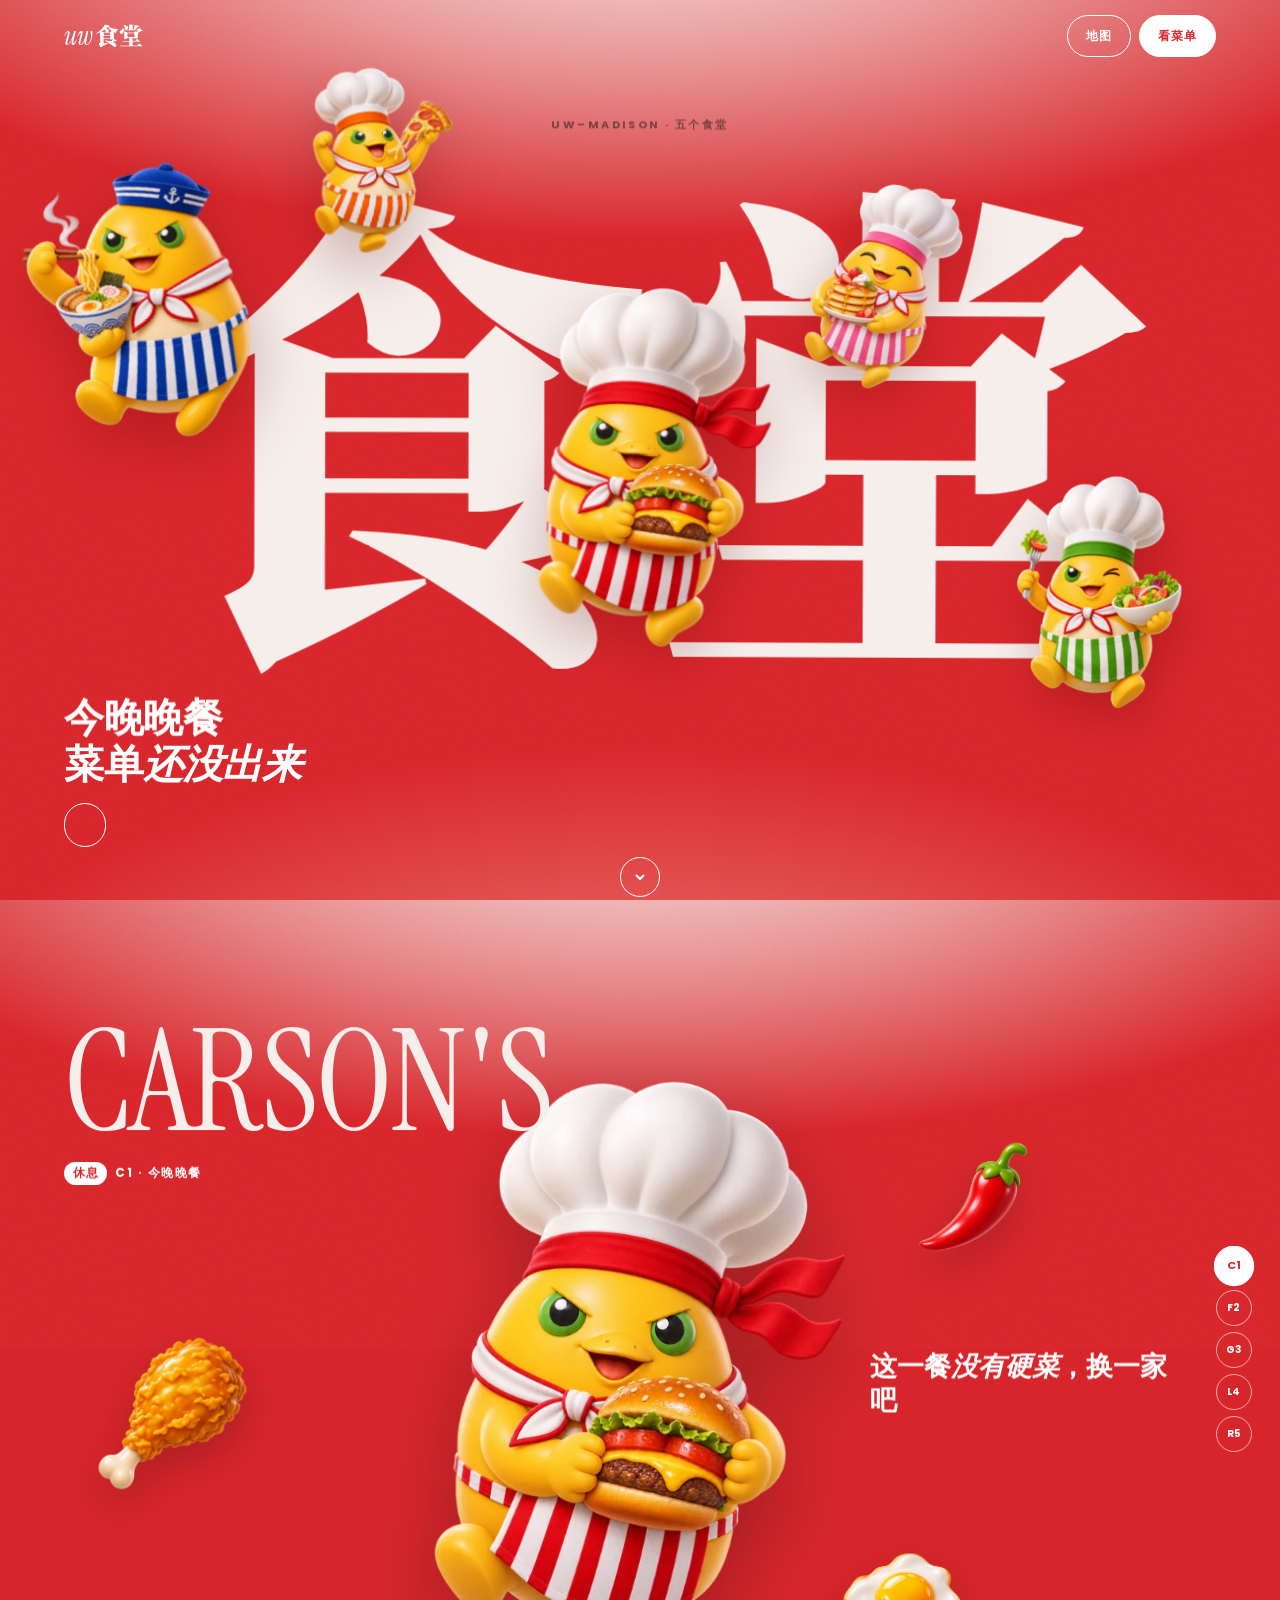
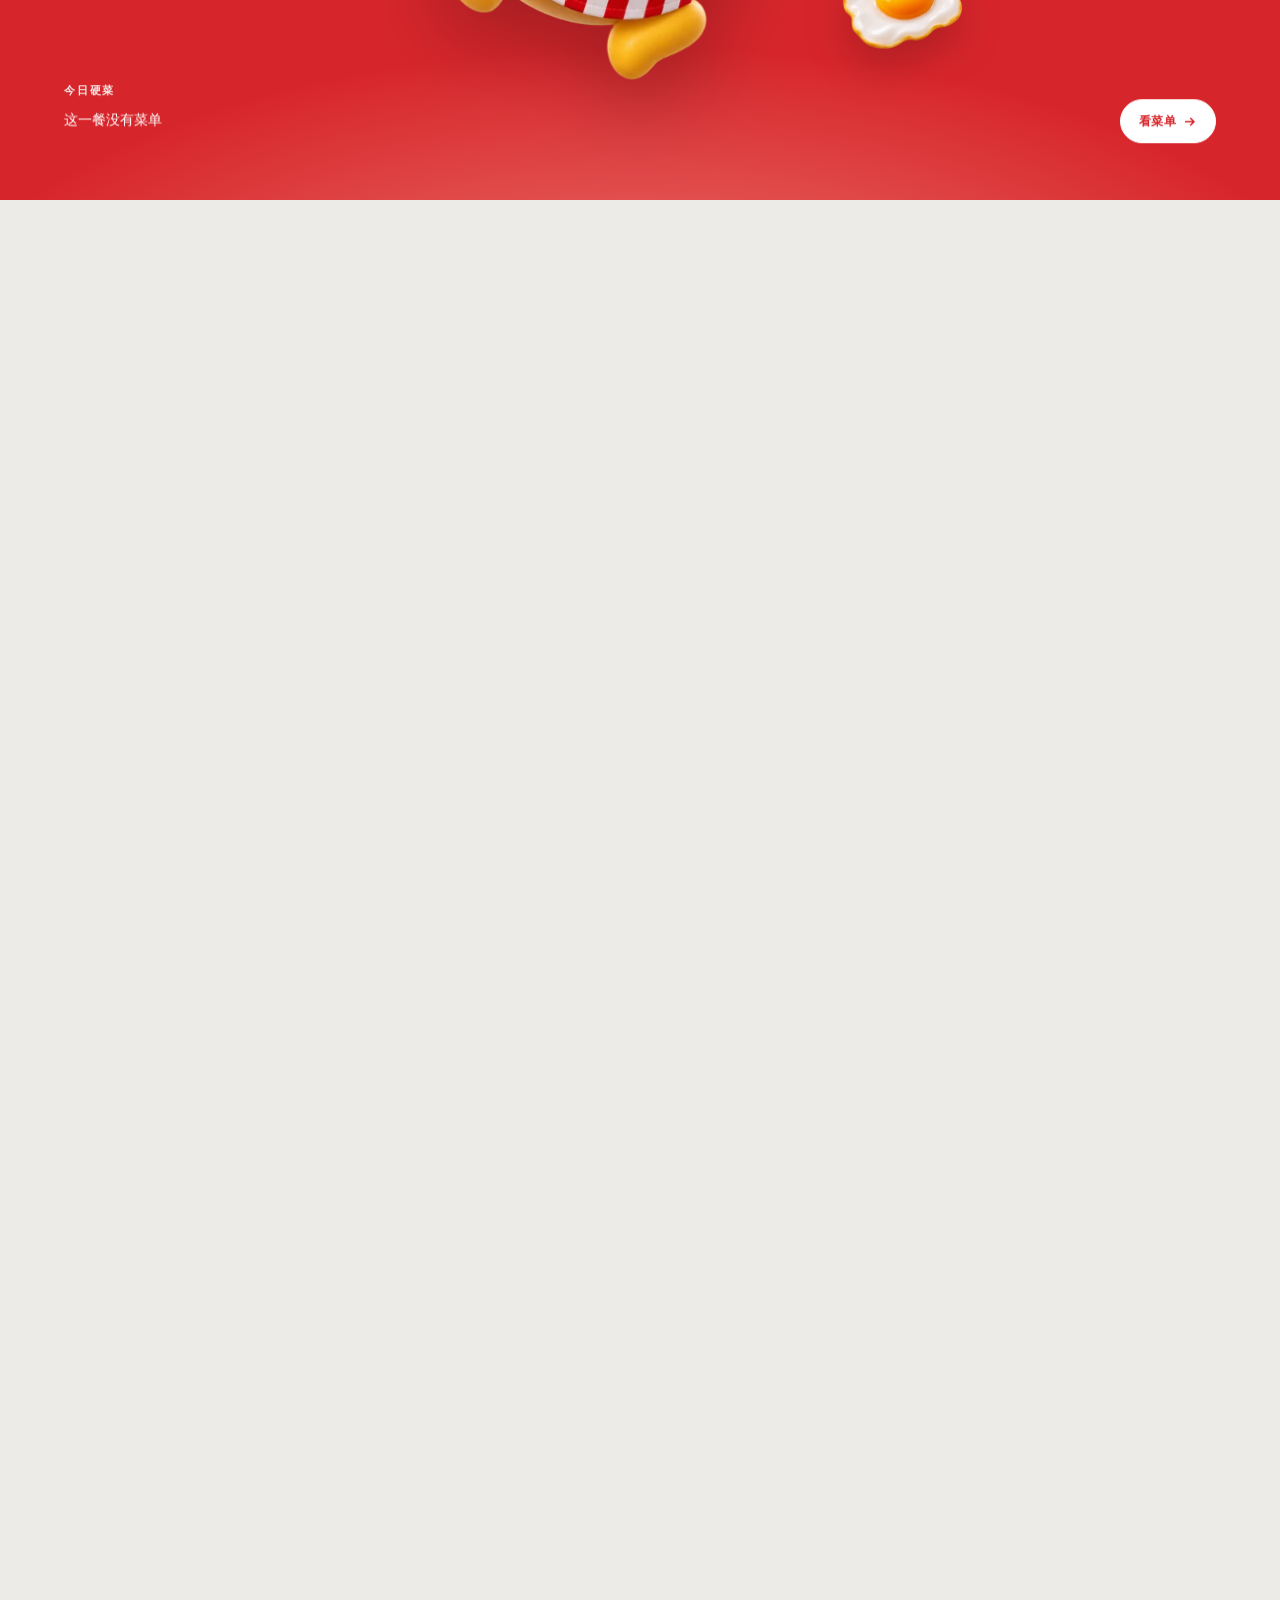
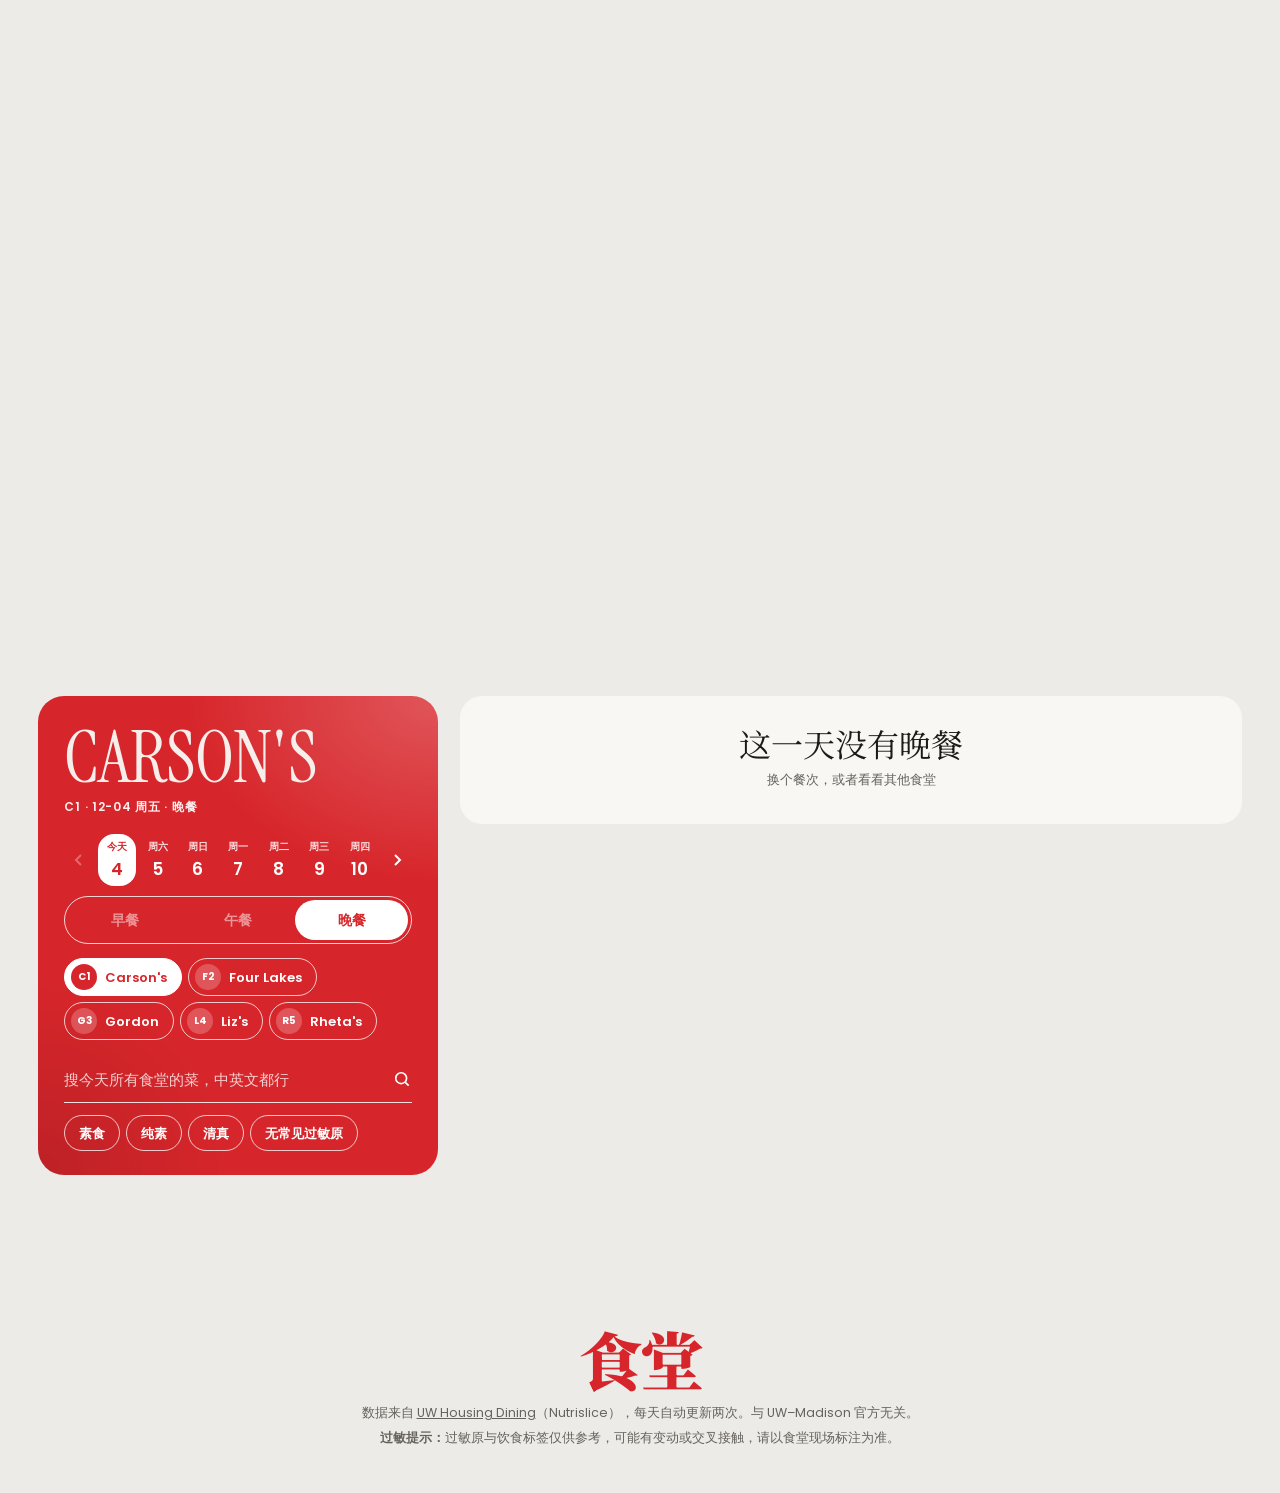
<file: index.html>
<!doctype html>
<html lang="zh-CN">
<head>
<meta charset="utf-8">
<meta name="viewport" content="width=device-width, initial-scale=1, viewport-fit=cover">
<title>UW 食堂 · 今天吃什么</title>
<meta name="description" content="UW–Madison 五个食堂今天吃什么：中文菜单、过敏原，奶娃告诉你这一餐去哪吃">
<meta name="theme-color" content="#e3262b">
<meta name="apple-mobile-web-app-capable" content="yes">
<meta name="mobile-web-app-capable" content="yes">
<meta name="apple-mobile-web-app-status-bar-style" content="black-translucent">
<meta name="apple-mobile-web-app-title" content="UW 食堂">
<link rel="manifest" href="manifest.webmanifest">
<link rel="icon" href="icons/icon.svg" type="image/svg+xml">
<link rel="apple-touch-icon" href="icons/icon-180.png">
<link rel="preconnect" href="https://fonts.googleapis.com">
<link rel="preconnect" href="https://fonts.gstatic.com" crossorigin>
<link rel="stylesheet" href="https://fonts.googleapis.com/css2?family=Instrument+Serif:ital@0;1&family=Poppins:ital,wght@0,500;0,600;0,700;1,500;1,600&display=swap">
<link rel="stylesheet" href="https://fonts.googleapis.com/css2?family=Noto+Serif+SC:wght@500;900&text=%E4%B8%80%E4%BB%8A%E5%88%B0%E5%8A%A0%E5%8D%88%E5%8D%95%E5%90%88%E5%9B%BE%E5%9C%B0%E5%A0%82%E5%A4%A9%E5%A4%B1%E5%BB%BA%E6%89%BE%E6%90%9C%E6%90%AD%E6%97%A5%E6%97%A9%E6%99%9A%E6%9C%89%E6%B2%A1%E7%9A%84%E7%A1%AC%E7%AC%A6%E7%AD%9B%E8%8F%9C%E8%AE%AE%E8%B4%A5%E8%BD%BD%E8%BF%98%E8%BF%99%E9%80%89%E9%85%8D%E9%A3%9F%E9%A4%90&display=swap">
<link rel="preload" as="image" href="icons/naiwa-chef.png">
<link rel="stylesheet" href="style.css?v=14">
<script>document.documentElement.classList.add("js");try{if(!matchMedia("(prefers-reduced-motion: reduce)").matches&&!/[?&]intro=0/.test(location.search))document.documentElement.classList.add("loading")}catch(e){}</script>
</head>
<body>
<div class="grain" aria-hidden="true"></div>

<div id="loader" class="loader" aria-hidden="true">
  <img class="ld-cap" src="icons/naiwa-chef.png" alt="" width="320" height="430">
  <span class="ld-pct"><span id="ldNum">0</span> %</span>
</div>

<header class="nav">
  <a class="logo" href="#hero" aria-label="回到顶部"><span class="logo-uw">uw</span><span class="logo-zh">食堂</span></a>
  <div class="nav-btns">
    <button id="mapBtn" class="pill" type="button" aria-pressed="false" aria-controls="mapPanel">地图</button>
    <button id="menuBtn" class="pill solid" type="button">看菜单</button>
  </div>
</header>

<section id="hero" class="hero" aria-labelledby="heroTitle">
  <div class="hero-bg"></div>
  <p class="hero-kicker">UW–Madison · 五个食堂</p>
  <h1 id="heroTitle" class="wordmark" aria-label="UW 食堂"><span class="wm-ch">食</span><span class="wm-ch">堂</span></h1>
  <div id="heroFloat" class="hero-float" aria-hidden="true"></div>
  <div class="hero-copy">
    <p id="heroWhen" class="hero-when">今天去哪吃，</p>
    <p id="heroPick" class="hero-pick">奶娃说了算</p>
    <button id="heroGo" class="hero-go" type="button" hidden></button>
  </div>
  <a class="hero-down" href="#story" aria-label="往下看各食堂"><svg viewBox="0 0 16 16" aria-hidden="true"><path d="m4 6 4 4 4-4"/></svg></a>
</section>

<section id="story" class="story" aria-labelledby="storyTitle">
  <h2 id="storyTitle" class="sr-only">各食堂这一餐的硬菜</h2>
  <div class="stage">
    <div id="stBg" class="st-bgs" aria-hidden="true"></div>
    <div id="stFigs" class="st-figs" aria-hidden="true"></div>
    <div id="stSlides" class="st-slides"></div>
    <ol id="stDots" class="st-dots" aria-label="食堂"></ol>
  </div>
</section>

<section id="menuSec" class="menu-sec" aria-labelledby="menuTitle">
  <div class="menu-grid">
    <div class="menu-panel">
      <div class="mp-head">
        <h2 id="menuTitle">今日菜单</h2>
        <p id="menuMeta" class="mp-meta"></p>
      </div>
      <div class="top">
        <div class="dates-wrap">
          <button id="prevWeek" class="week-btn" type="button" aria-label="上一周"><svg viewBox="0 0 16 16" aria-hidden="true"><path d="M10 3 5 8l5 5"/></svg></button>
          <div id="dates" class="dates" role="tablist" aria-label="选择日期"></div>
          <button id="nextWeek" class="week-btn" type="button" aria-label="下一周"><svg viewBox="0 0 16 16" aria-hidden="true"><path d="m6 3 5 5-5 5"/></svg></button>
        </div>
        <div id="meals" class="meals" role="tablist" aria-label="选择餐次">
          <button type="button" data-meal="breakfast">早餐</button>
          <button type="button" data-meal="lunch">午餐</button>
          <button type="button" data-meal="dinner">晚餐</button>
        </div>
      </div>
      <nav id="halls" class="halls" aria-label="选择食堂"></nav>
      <div class="tools">
        <label class="search">
          <input id="q" type="search" placeholder="搜今天所有食堂的菜，中英文都行" autocomplete="off" enterkeyhint="search">
          <button id="clearQ" class="clear" type="button" aria-label="清除搜索" hidden><svg viewBox="0 0 16 16" aria-hidden="true"><path d="m4 4 8 8M12 4l-8 8"/></svg></button>
          <svg class="search-ico" viewBox="0 0 24 24" aria-hidden="true"><circle cx="11" cy="11" r="6.5"/><path d="m16 16 4 4"/></svg>
        </label>
        <div id="filters" class="filters" aria-label="筛选">
          <button type="button" data-f="veg" aria-pressed="false">素食</button>
          <button type="button" data-f="vegan" aria-pressed="false">纯素</button>
          <button type="button" data-f="halal" aria-pressed="false">清真</button>
          <button type="button" data-f="top9" aria-pressed="false">无常见过敏原</button>
        </div>
        <button id="todayBtn" class="pill small" type="button" hidden>回到今天</button>
      </div>
    </div>
    <div class="menu-body">
      <div id="hardSlot"></div>
      <main id="menu" class="menu" aria-live="polite"></main>
    </div>
    <aside id="mapPanel" class="map-panel" hidden aria-labelledby="mapTitle">
      <div class="map-head"><h2 id="mapTitle">食堂地图</h2><small id="mapHint">点食堂看硬菜</small></div>
      <div id="mapBox" class="map-box"></div>
      <p class="map-note">校园示意图，位置大致准确，比例仅供参考</p>
    </aside>
  </div>
</section>

<footer class="foot">
  <p class="foot-mark">食堂</p>
  <p>数据来自 <a href="https://wisc-housingdining.nutrislice.com/" target="_blank" rel="noopener">UW Housing Dining</a>（Nutrislice），每天自动更新两次。与 UW–Madison 官方无关。</p>
  <p><strong>过敏提示：</strong>过敏原与饮食标签仅供参考，可能有变动或交叉接触，请以食堂现场标注为准。</p>
</footer>

<div id="toast" class="toast" role="status" hidden></div>
<script src="vendor/motion-14.9.0.js"></script>
<script src="fx.js?v=14"></script>
<script src="app.js?v=14"></script>
</body>
</html>
</file>
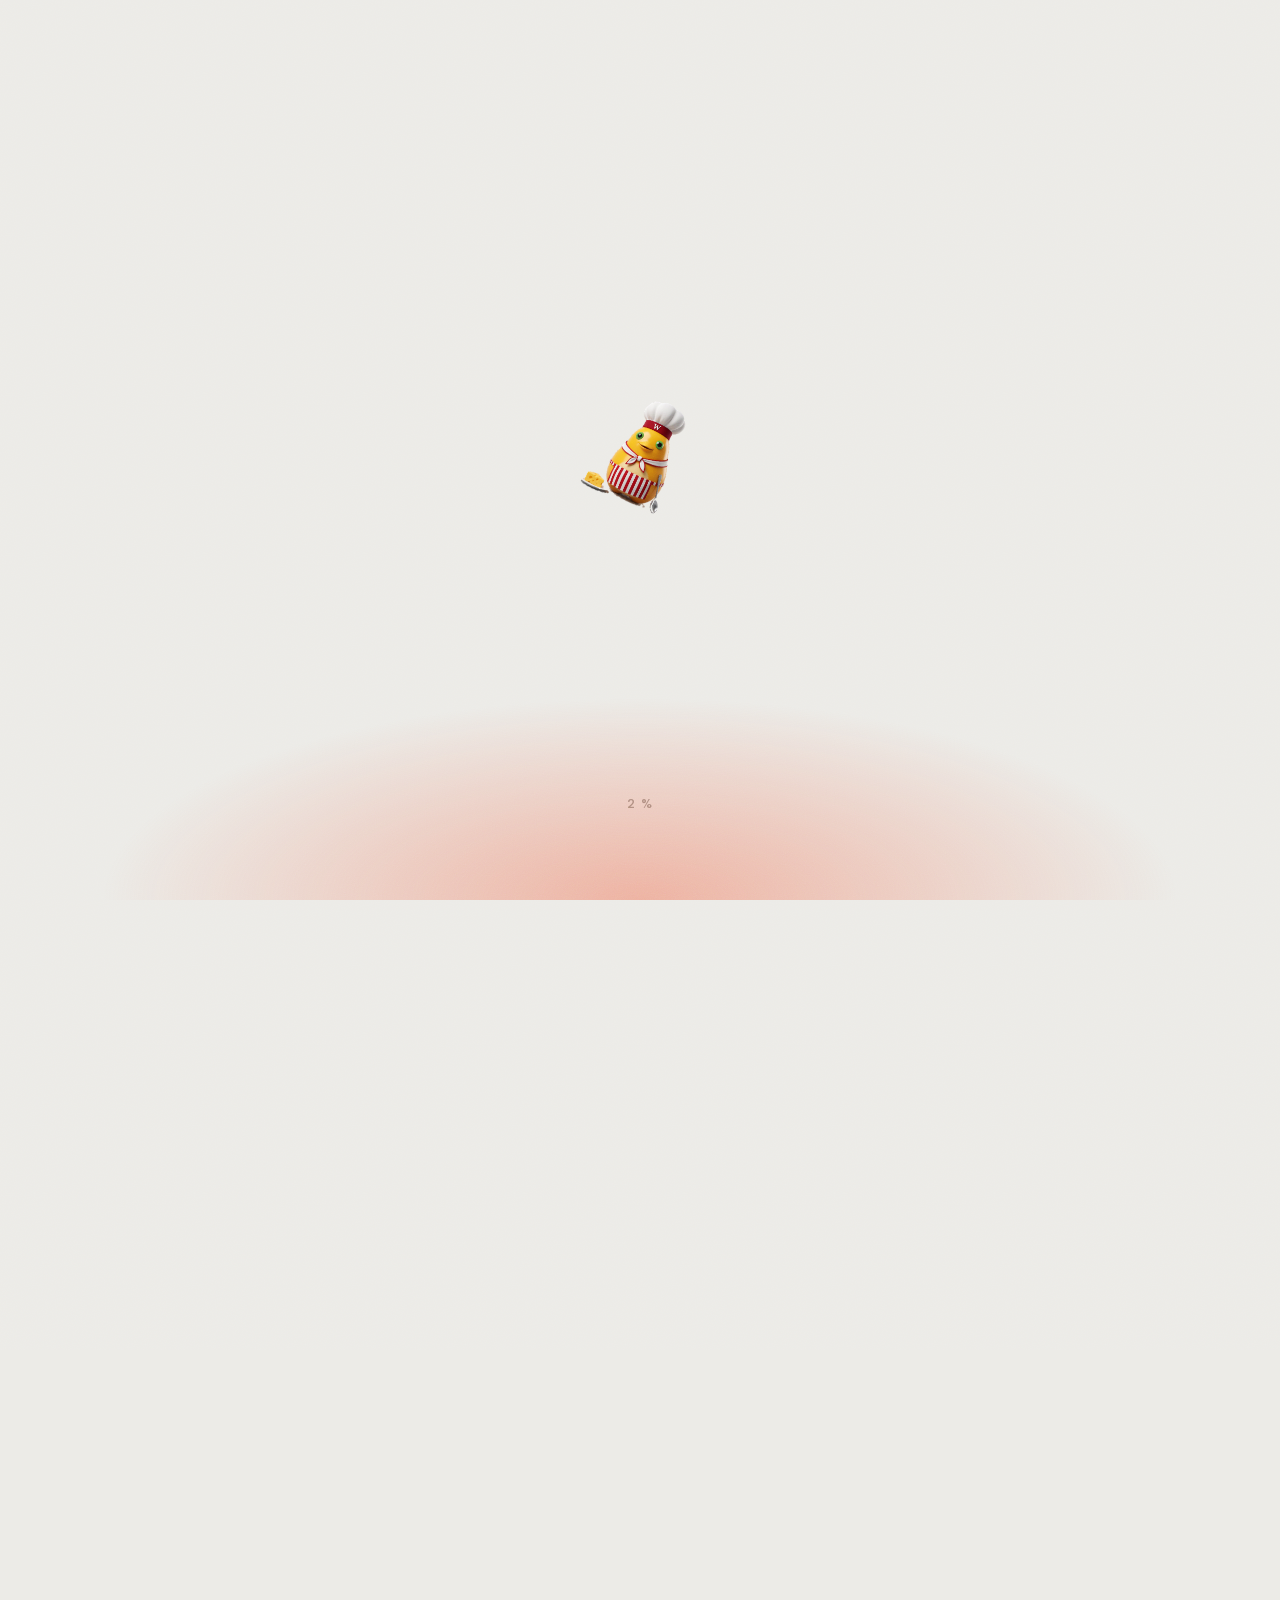
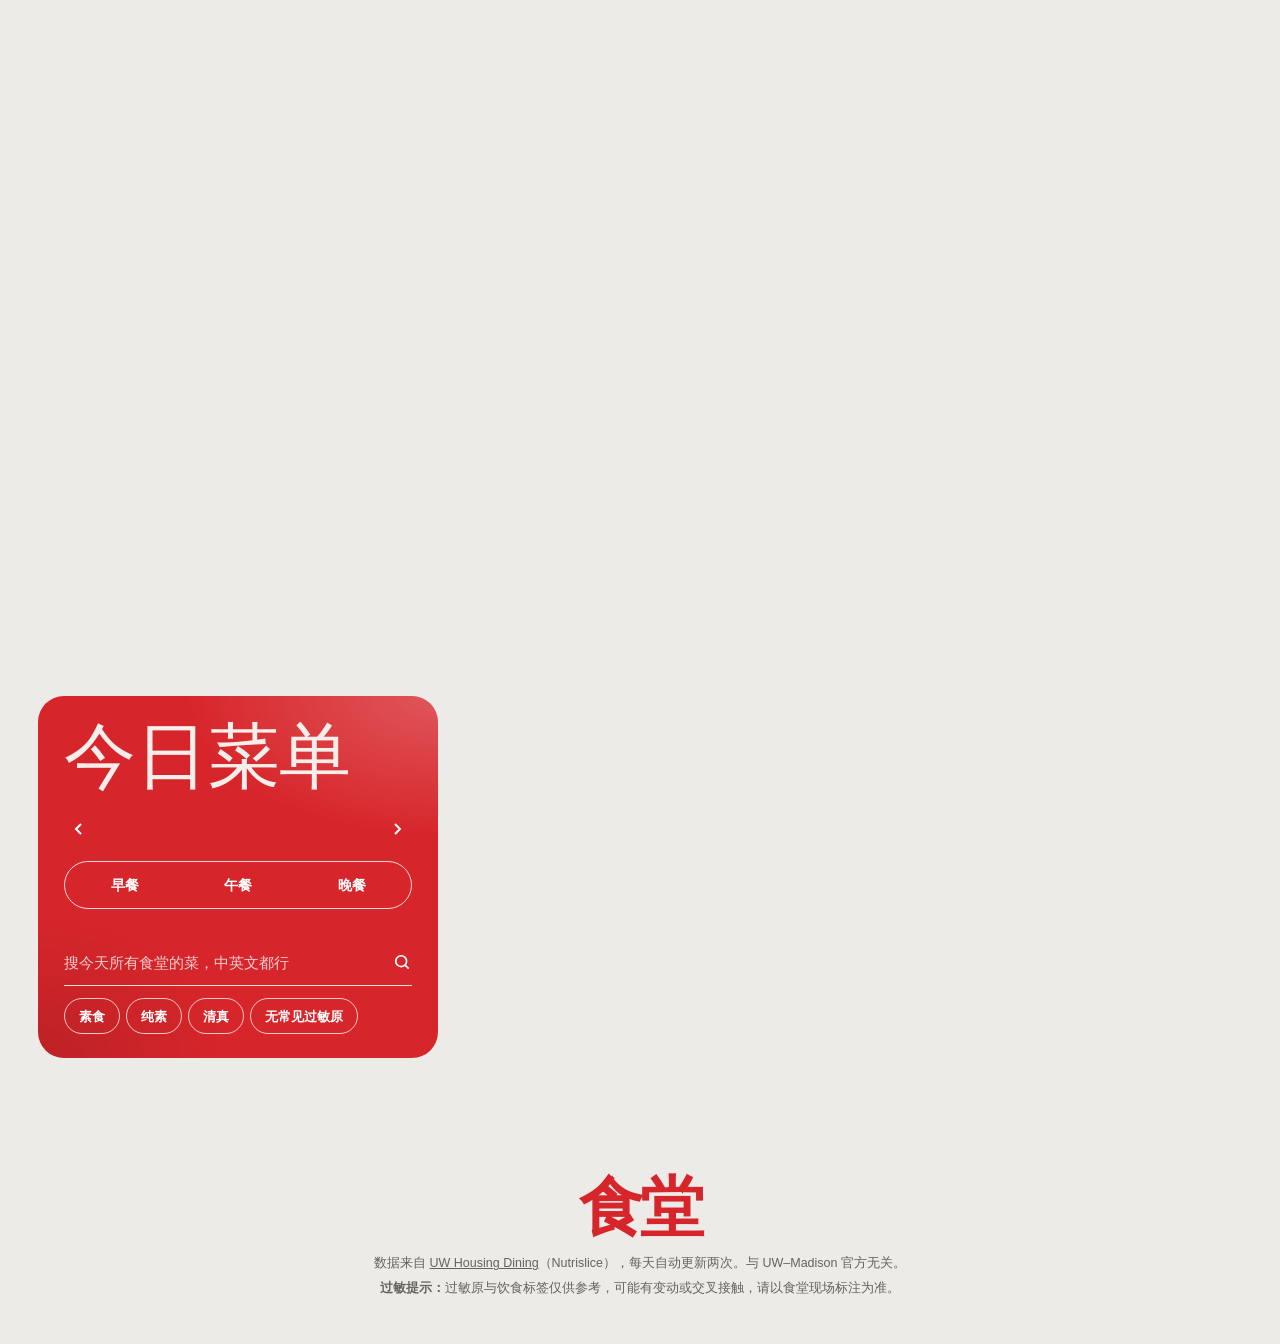
<file: cafeteria/index.html>
<!doctype html>
<html lang="zh-CN">
<head>
<meta charset="utf-8">
<meta name="viewport" content="width=device-width, initial-scale=1">
<title>UW 食堂小票</title>
<meta http-equiv="refresh" content="0; url=../">
<link rel="canonical" href="../">
<script>
  // 网页搬到上一层了：清掉这里的旧 service worker 和缓存，再跳过去
  (async () => {
    try {
      const regs = navigator.serviceWorker ? await navigator.serviceWorker.getRegistrations() : [];
      await Promise.all(regs.filter((r) => r.scope.endsWith("/cafeteria/")).map((r) => r.unregister()));
    } catch (e) {}
    location.replace("../" + location.search + location.hash);
  })();
</script>
</head>
<body style="font-family:system-ui,sans-serif;padding:24px">
<p>网址换了，正在跳转到 <a href="../">UW 食堂小票</a>…</p>
</body>
</html>
</file>
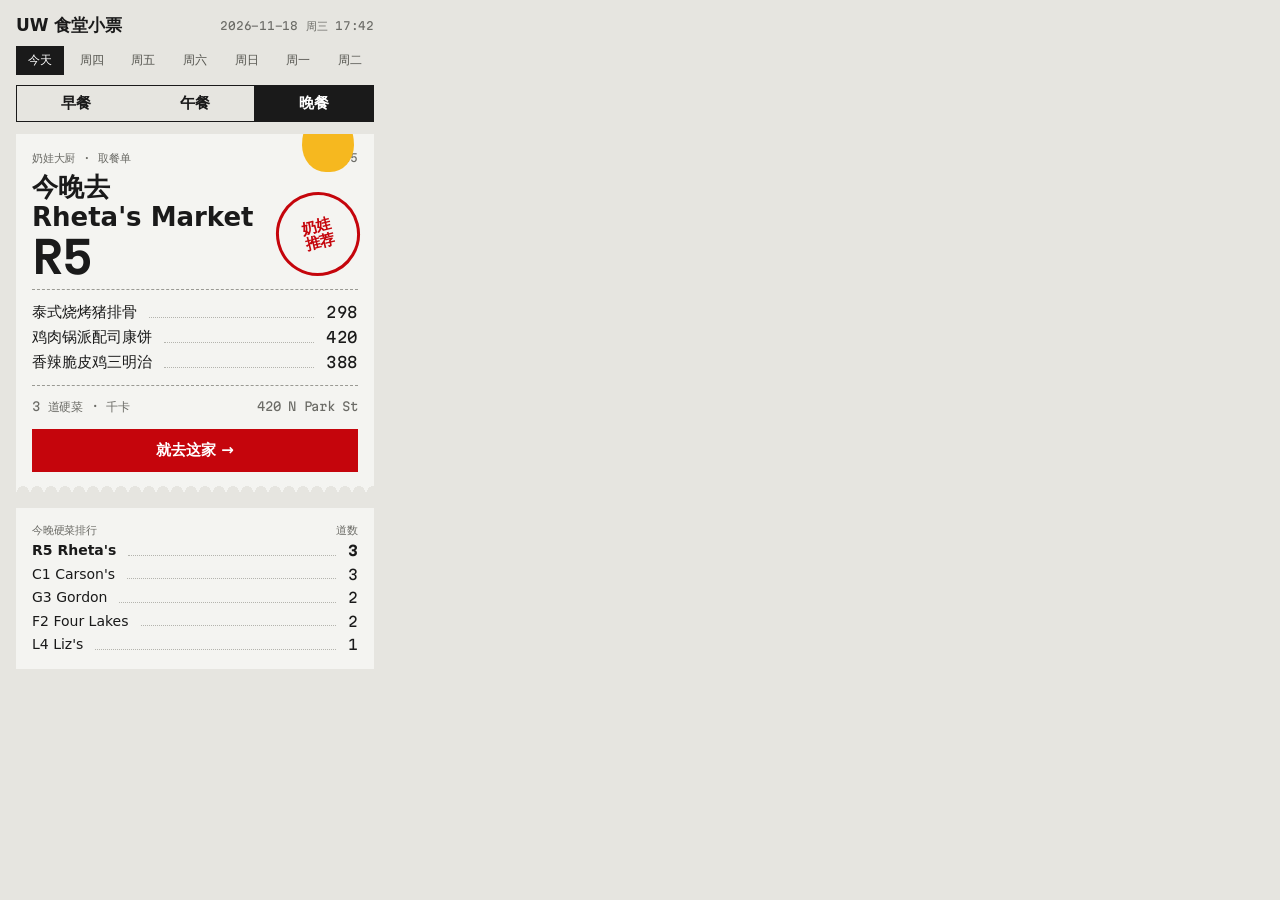
<file: .impeccable/mocks/decision/assigned.html>
<!doctype html>
<html lang="zh-CN"><head><meta charset="utf-8">
<link href="https://fonts.googleapis.com/css2?family=Martian+Mono:wght@400;600&display=swap" rel="stylesheet">
<style>
*{box-sizing:border-box}html,body{margin:0;width:390px;height:844px;overflow:hidden}
body{background:#e6e5e0;font:15px/1.4 "PingFang SC","Noto Sans SC",system-ui,sans-serif;color:#1a1a1a}
.m{font-family:"Martian Mono",monospace;font-variant-numeric:tabular-nums;letter-spacing:-.02em}
.bar{display:flex;justify-content:space-between;align-items:center;padding:14px 16px 8px}
.bar b{font-size:17px}.bar .m{font-size:11px;color:#6b6b66}
.days{display:flex;gap:4px;padding:0 16px 10px}
.days span{flex:1;text-align:center;padding:6px 0;font-size:12px;color:#55554f}
.days span.on{background:#1a1a1a;color:#fff}
.meal{display:flex;margin:0 16px 12px;border:1.5px solid #1a1a1a}
.meal span{flex:1;text-align:center;padding:7px 0;font-weight:600}
.meal span.on{background:#1a1a1a;color:#fff}
.ticket{position:relative;margin:0 16px;background:#f4f4f1;padding:16px 16px 20px;
  -webkit-mask:radial-gradient(circle 6px at 50% 100%,#0000 98%,#000) 0 0/14px 100% repeat-x}
.ticket .hd{display:flex;justify-content:space-between;font-size:11px;color:#6b6b66}
.ticket h1{margin:8px 0 2px;font-size:26px;line-height:1.15}
.ticket .no{font-size:44px;font-weight:600;line-height:1}
.dash{border-top:1.5px dashed #9a9a94;margin:10px 0}
.row{display:flex;justify-content:space-between;gap:8px;font-size:15px;padding:2px 0}
.row i{flex:1;border-bottom:1.5px dotted #b4b4ae;margin:0 4px 5px}
.stamp{position:absolute;right:14px;top:58px;width:84px;height:84px;border:3px solid #c5050c;border-radius:50%;
  color:#c5050c;display:grid;place-items:center;transform:rotate(-14deg);font-weight:800;font-size:15px;text-align:center;line-height:1.1}
.egg{position:absolute;right:20px;top:-26px;width:52px;height:64px;border-radius:50% 50% 46% 46%/58% 58% 42% 42%;background:#f6b81f}
.rank{margin:16px 16px 0;background:#f4f4f1;padding:12px 16px}
.rank .row{font-size:14px}.rank .row.top{font-weight:700}
.go{margin-top:12px;background:#c5050c;color:#fff;text-align:center;padding:11px;font-weight:700}
</style></head><body>
<div class="bar"><b>UW 食堂小票</b><span class="m">2026-11-18 周三 17:42</span></div>
<div class="days"><span class="on">今天</span><span>周四</span><span>周五</span><span>周六</span><span>周日</span><span>周一</span><span>周二</span></div>
<div class="meal"><span>早餐</span><span>午餐</span><span class="on">晚餐</span></div>
<div class="ticket">
  <div class="egg"></div>
  <div class="hd m"><span>奶娃大厨 · 取餐单</span><span>#R5</span></div>
  <h1>今晚去<br>Rheta's Market</h1>
  <div class="no m">R5</div>
  <div class="stamp">奶娃<br>推荐</div>
  <div class="dash"></div>
  <div class="row"><span>泰式烧烤猪排骨</span><i></i><span class="m">298</span></div>
  <div class="row"><span>鸡肉锅派配司康饼</span><i></i><span class="m">420</span></div>
  <div class="row"><span>香辣脆皮鸡三明治</span><i></i><span class="m">388</span></div>
  <div class="dash"></div>
  <div class="row m" style="font-size:12px;color:#6b6b66"><span>3 道硬菜 · 千卡</span><span>420 N Park St</span></div>
  <div class="go">就去这家 →</div>
</div>
<div class="rank">
  <div class="row m" style="font-size:11px;color:#6b6b66"><span>今晚硬菜排行</span><span>道数</span></div>
  <div class="row top"><span>R5 Rheta's</span><i></i><span class="m">3</span></div>
  <div class="row"><span>C1 Carson's</span><i></i><span class="m">3</span></div>
  <div class="row"><span>G3 Gordon</span><i></i><span class="m">2</span></div>
  <div class="row"><span>F2 Four Lakes</span><i></i><span class="m">2</span></div>
  <div class="row"><span>L4 Liz's</span><i></i><span class="m">1</span></div>
</div>
</body></html>
</file>
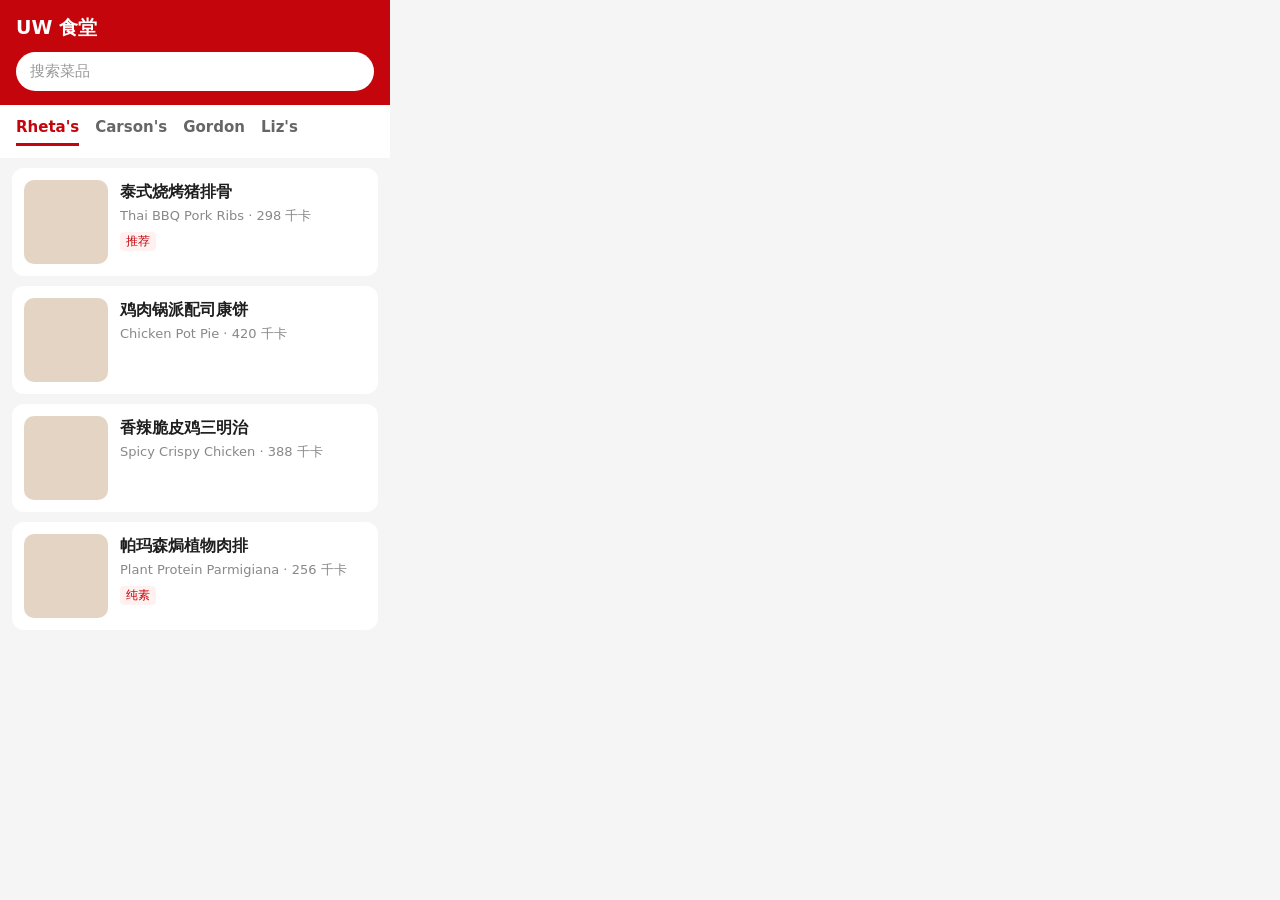
<file: .impeccable/mocks/decision/canon.html>
<!doctype html>
<html lang="zh-CN"><head><meta charset="utf-8">
<style>
*{box-sizing:border-box}html,body{margin:0;width:390px;height:844px;overflow:hidden}
body{background:#f5f5f5;font:15px/1.45 "PingFang SC",system-ui,sans-serif;color:#1f1f1f}
.top{background:#c5050c;color:#fff;padding:14px 16px 14px}
.top b{font-size:19px}.search{margin-top:10px;background:#fff;border-radius:999px;padding:9px 14px;color:#999}
.tabs{display:flex;gap:16px;padding:12px 16px;background:#fff;font-weight:600;color:#666}
.tabs .on{color:#c5050c;border-bottom:3px solid #c5050c;padding-bottom:4px}
.card{display:flex;gap:12px;background:#fff;margin:10px 12px 0;border-radius:12px;padding:12px}
.ph{flex:none;width:84px;height:84px;border-radius:10px;background:#e3d4c4}
.card h3{margin:0 0 4px;font-size:16px}.card p{margin:0;color:#888;font-size:13px}
.tag{display:inline-block;margin-top:6px;background:#fff1f0;color:#c5050c;border-radius:4px;padding:1px 6px;font-size:12px}
</style></head><body>
<div class="top"><b>UW 食堂</b><div class="search">搜索菜品</div></div>
<div class="tabs"><span class="on">Rheta's</span><span>Carson's</span><span>Gordon</span><span>Liz's</span></div>
<div class="card"><div class="ph"></div><div><h3>泰式烧烤猪排骨</h3><p>Thai BBQ Pork Ribs · 298 千卡</p><span class="tag">推荐</span></div></div>
<div class="card"><div class="ph"></div><div><h3>鸡肉锅派配司康饼</h3><p>Chicken Pot Pie · 420 千卡</p></div></div>
<div class="card"><div class="ph"></div><div><h3>香辣脆皮鸡三明治</h3><p>Spicy Crispy Chicken · 388 千卡</p></div></div>
<div class="card"><div class="ph"></div><div><h3>帕玛森焗植物肉排</h3><p>Plant Protein Parmigiana · 256 千卡</p><span class="tag">纯素</span></div></div>
</body></html>
</file>
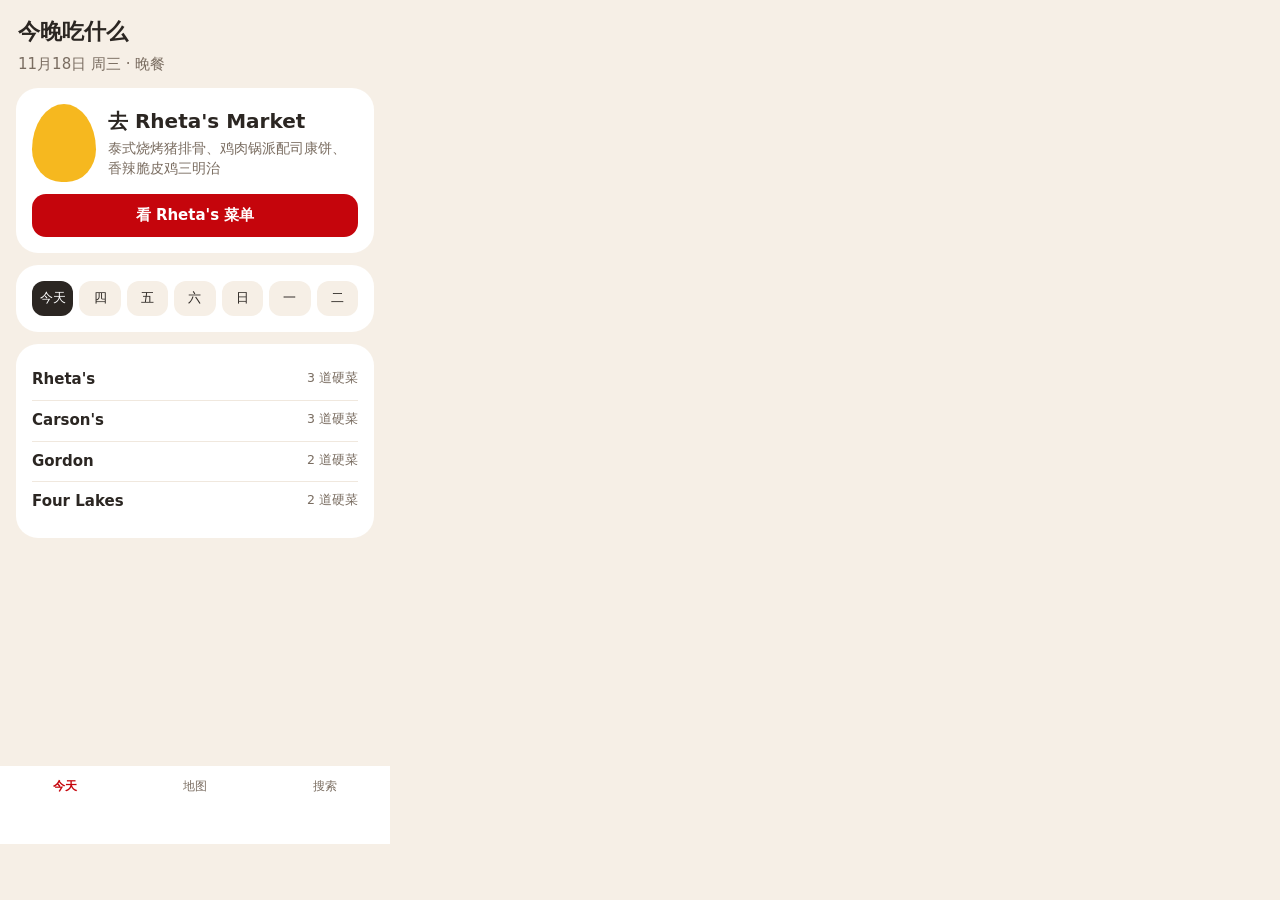
<file: .impeccable/mocks/decision/challenger-warm.html>
<!doctype html>
<html lang="zh-CN"><head><meta charset="utf-8">
<style>
*{box-sizing:border-box}html,body{margin:0;width:390px;height:844px;overflow:hidden}
body{background:#f6efe6;font:15px/1.45 "PingFang SC",system-ui,sans-serif;color:#2b2622;position:relative}
.bar{padding:16px 18px 6px;font-size:22px;font-weight:700}
.sub{padding:0 18px 12px;color:#7a6d61}
.card{background:#fff;border-radius:22px;margin:0 16px 12px;padding:16px}
.hero{display:flex;gap:12px;align-items:center}
.egg{flex:none;width:64px;height:78px;border-radius:50% 50% 46% 46%/58% 58% 42% 42%;background:#f6b81f}
.hero h1{margin:0;font-size:20px}.hero p{margin:2px 0 0;color:#7a6d61;font-size:14px}
.btn{margin-top:12px;background:#c5050c;color:#fff;border-radius:14px;text-align:center;padding:11px;font-weight:700}
.row{display:flex;justify-content:space-between;padding:9px 0;border-top:1px solid #f0e8de}
.row:first-of-type{border-top:0}.row small{color:#7a6d61}
.days{display:flex;gap:6px}.days span{flex:1;text-align:center;border-radius:12px;padding:8px 0;background:#f6efe6;font-size:13px}
.days span.on{background:#2b2622;color:#fff}
.tabbar{position:absolute;left:0;right:0;bottom:0;height:78px;background:#fff;display:flex;justify-content:space-around;padding-top:12px;color:#7a6d61;font-size:12px}
.tabbar span.on{color:#c5050c;font-weight:700}
</style></head><body>
<div class="bar">今晚吃什么</div>
<div class="sub">11月18日 周三 · 晚餐</div>
<div class="card">
  <div class="hero"><div class="egg"></div><div><h1>去 Rheta's Market</h1><p>泰式烧烤猪排骨、鸡肉锅派配司康饼、香辣脆皮鸡三明治</p></div></div>
  <div class="btn">看 Rheta's 菜单</div>
</div>
<div class="card"><div class="days"><span class="on">今天</span><span>四</span><span>五</span><span>六</span><span>日</span><span>一</span><span>二</span></div></div>
<div class="card">
  <div class="row"><b>Rheta's</b><small>3 道硬菜</small></div>
  <div class="row"><b>Carson's</b><small>3 道硬菜</small></div>
  <div class="row"><b>Gordon</b><small>2 道硬菜</small></div>
  <div class="row"><b>Four Lakes</b><small>2 道硬菜</small></div>
</div>
<div class="tabbar"><span class="on">今天</span><span>地图</span><span>搜索</span></div>
</body></html>
</file>
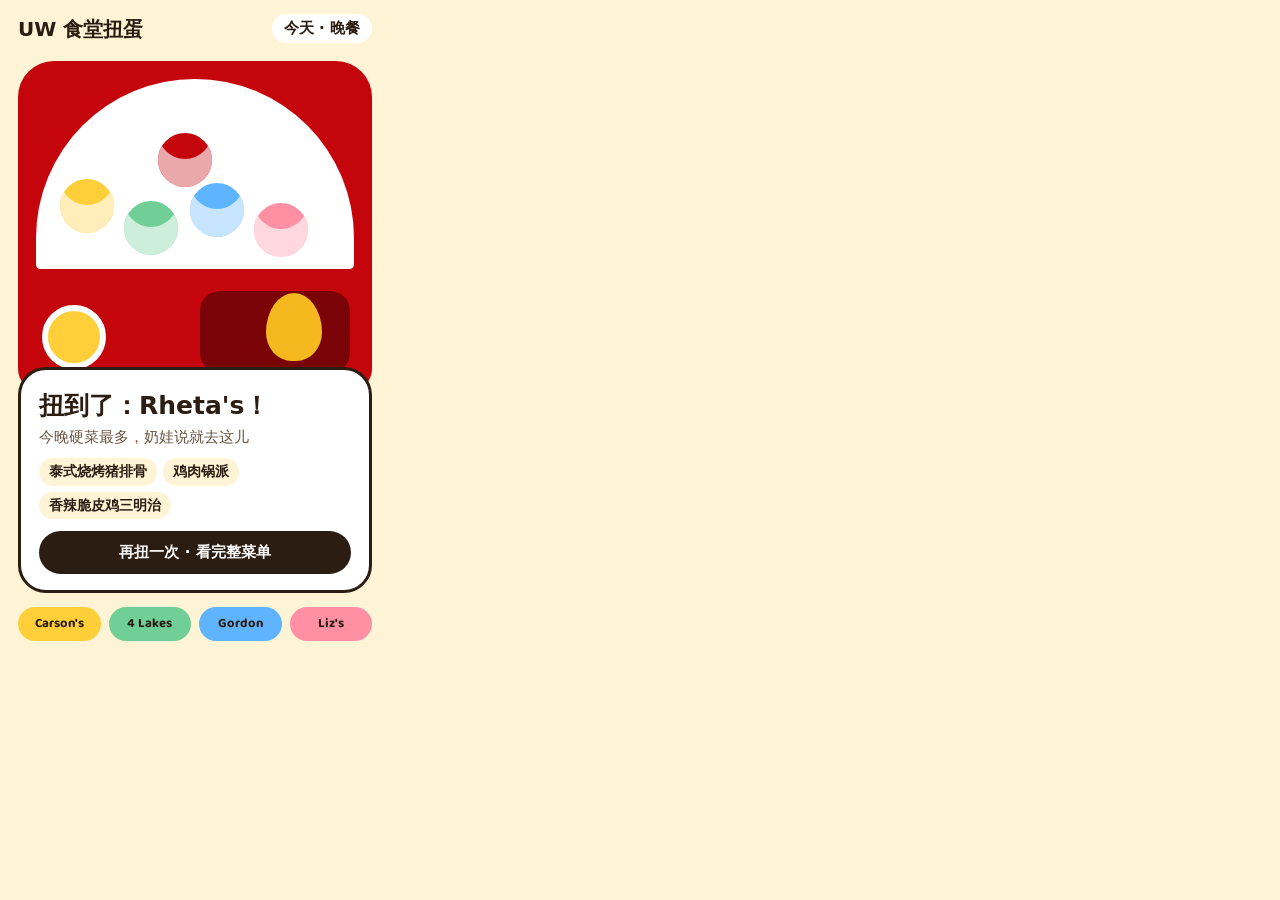
<file: .impeccable/mocks/decision/model-pick.html>
<!doctype html>
<html lang="zh-CN"><head><meta charset="utf-8">
<link href="https://fonts.googleapis.com/css2?family=Baloo+2:wght@600;800&display=swap" rel="stylesheet">
<style>
*{box-sizing:border-box}html,body{margin:0;width:390px;height:844px;overflow:hidden}
body{background:#fff4d6;font:15px/1.4 "PingFang SC",system-ui,sans-serif;color:#2b1d12}
.r{font-family:"Baloo 2",system-ui,sans-serif}
.bar{display:flex;justify-content:space-between;align-items:center;padding:14px 18px}
.bar b{font-size:20px}.pill{background:#fff;border-radius:999px;padding:4px 12px;font-weight:600}
.machine{margin:4px 18px 0;background:#c5050c;border-radius:36px 36px 22px 22px;padding:18px;color:#fff;position:relative;height:330px}
.dome{background:#fff;border-radius:999px 999px 28px 28px;height:190px;position:relative;overflow:hidden}
.cap{position:absolute;width:62px;height:62px;border-radius:50%;border:4px solid #fff;box-shadow:inset 0 -28px 0 rgba(255,255,255,.65)}
.knob{position:absolute;left:24px;bottom:22px;width:64px;height:64px;border-radius:50%;background:#ffcf3a;border:6px solid #fff}
.slot{position:absolute;right:22px;bottom:18px;width:150px;height:82px;background:#7a0307;border-radius:20px}
.egg{position:absolute;right:50px;bottom:30px;width:56px;height:68px;border-radius:50% 50% 46% 46%/58% 58% 42% 42%;background:#f6b81f}
.result{margin:-24px 18px 0;position:relative;background:#fff;border-radius:28px;padding:18px 18px 16px;border:3px solid #2b1d12}
.result h1{margin:0 0 4px;font-size:25px}.result p{margin:0 0 10px;color:#6a5643}
.chips{display:flex;flex-wrap:wrap;gap:6px}.chips span{background:#fff4d6;border-radius:999px;padding:4px 10px;font-weight:600;font-size:14px}
.go{margin-top:12px;background:#2b1d12;color:#fff;border-radius:999px;text-align:center;padding:11px;font-weight:700}
.halls{display:flex;gap:8px;margin:14px 18px 0}
.halls span{flex:1;text-align:center;border-radius:999px;padding:8px 0;font-weight:700;font-size:13px}
</style></head><body>
<div class="bar"><b>UW 食堂扭蛋</b><span class="pill">今天 · 晚餐</span></div>
<div class="machine">
  <div class="dome">
    <div class="cap" style="left:20px;top:96px;background:#ffcf3a"></div>
    <div class="cap" style="left:84px;top:118px;background:#6fcf97"></div>
    <div class="cap" style="left:150px;top:100px;background:#5fb4ff"></div>
    <div class="cap" style="left:214px;top:120px;background:#ff8fa3"></div>
    <div class="cap" style="left:118px;top:50px;background:#c5050c"></div>
  </div>
  <div class="knob"></div><div class="slot"></div><div class="egg"></div>
</div>
<div class="result">
  <h1>扭到了：Rheta's！</h1>
  <p>今晚硬菜最多，奶娃说就去这儿</p>
  <div class="chips"><span>泰式烧烤猪排骨</span><span>鸡肉锅派</span><span>香辣脆皮鸡三明治</span></div>
  <div class="go">再扭一次 · 看完整菜单</div>
</div>
<div class="halls r">
  <span style="background:#ffcf3a">Carson's</span><span style="background:#6fcf97">4 Lakes</span><span style="background:#5fb4ff">Gordon</span><span style="background:#ff8fa3">Liz's</span>
</div>
</body></html>
</file>
<file: style.css>
/* UW 食堂：大块颗粒渐变 + 超大衬线字 + 一屏一个食堂的滚动故事。
   每个食堂一个主色（--hc），首页、故事、菜单面板、地图图钉都用它；正文区是浅色颗粒纸面。 */

:root {
  --bg: #ecebe7;
  --card: #f8f7f4;
  --ink: #1d1b19;
  --fade: #66625c;
  --line: rgba(29, 27, 25, 0.13);
  --soft: rgba(29, 27, 25, 0.06);
  --glow: #f6eeea;
  --hc: #d7262b;
  --serif: "Instrument Serif", "Noto Serif SC", "Songti SC", "STSong", Georgia, serif;
  --zh-serif: "Noto Serif SC", "Songti SC", "STSong", "SimSun", serif;
  --sans: "Poppins", -apple-system, BlinkMacSystemFont, "Segoe UI", "PingFang SC", "Hiragino Sans GB", "Noto Sans SC", "Microsoft YaHei", sans-serif;
  --gut: 20px;
  --nav-h: 72px;
  color-scheme: light;
}
@media (prefers-color-scheme: dark) {
  :root {
    --bg: #131211;
    --card: #1d1c1a;
    --ink: #efede8;
    --fade: #a6a39c;
    --line: rgba(239, 237, 232, 0.14);
    --soft: rgba(239, 237, 232, 0.07);
    color-scheme: dark;
  }
}

* { box-sizing: border-box; }
html { -webkit-text-size-adjust: 100%; scroll-behavior: smooth; }
body {
  margin: 0; background: var(--bg); color: var(--ink);
  font: 15px/1.5 var(--sans); overflow-x: hidden; -webkit-font-smoothing: antialiased;
}
html.loading body { overflow: hidden; }
button { font: inherit; color: inherit; cursor: pointer; -webkit-tap-highlight-color: transparent; }
a { color: inherit; }
:focus-visible { outline: 2px solid currentColor; outline-offset: 3px; }
.sr-only { position: absolute; width: 1px; height: 1px; overflow: hidden; clip: rect(0 0 0 0); white-space: nowrap; }
::selection { background: var(--hc); color: #fff; }

/* 全屏颗粒：一张小噪点图平铺，叠在所有东西上面 */
.grain {
  position: fixed; inset: -50%; z-index: 300; pointer-events: none; opacity: .16; mix-blend-mode: overlay;
  background-image: url("data:image/svg+xml,%3Csvg xmlns='http://www.w3.org/2000/svg' width='160' height='160'%3E%3Cfilter id='n'%3E%3CfeTurbulence type='fractalNoise' baseFrequency='.9' numOctaves='2' stitchTiles='stitch'/%3E%3C/filter%3E%3Crect width='100%25' height='100%25' filter='url(%23n)'/%3E%3C/svg%3E");
}

/* ---------- 开场：转圈的奶娃 + 百分比 ---------- */
.loader { display: none; }
html.loading .loader {
  display: grid; place-items: center; position: fixed; inset: 0; z-index: 250; background: #ecebe7;
}
.ld-cap { width: 84px; height: auto; animation: ldSpin 1.6s cubic-bezier(.6, 0, .4, 1) infinite; }
@keyframes ldSpin { 0% { transform: rotate(0) scale(1); } 50% { transform: rotate(180deg) scale(.9); } 100% { transform: rotate(360deg) scale(1); } }
.ld-pct {
  position: absolute; left: 0; right: 0; bottom: calc(10svh + env(safe-area-inset-bottom)); text-align: center;
  font: 500 13px/1 var(--sans); letter-spacing: .08em; color: #9a968f;
}
.loader::after {
  content: ""; position: absolute; left: 0; right: 0; bottom: 0; height: 32svh; pointer-events: none;
  background: radial-gradient(60% 100% at 50% 100%, rgba(240, 120, 90, .5), transparent 70%);
}

/* ---------- 顶栏 ---------- */
.nav {
  position: fixed; top: 0; left: 0; right: 0; z-index: 100; height: calc(var(--nav-h) + env(safe-area-inset-top));
  padding: env(safe-area-inset-top) var(--gut) 0; display: flex; align-items: center; justify-content: space-between;
  color: #fff; transition: color .35s;
}
.nav.on-light { color: var(--ink); }
.nav.on-light::before { opacity: 1; }
.nav::before {
  content: ""; position: absolute; inset: 0; z-index: -1; opacity: 0; transition: opacity .35s;
  background: linear-gradient(var(--bg) 55%, transparent);
}
.logo { display: inline-flex; align-items: baseline; gap: 2px; text-decoration: none; }
.logo-uw { font: italic 400 26px/1 var(--serif); }
.logo-zh { font: 900 24px/1 var(--zh-serif); letter-spacing: -.02em; }
.nav-btns { display: flex; gap: 8px; }
.pill {
  min-height: 42px; padding: 0 18px; border: 1.5px solid currentColor; border-radius: 999px; background: transparent;
  font: 700 12px/1 var(--sans); letter-spacing: .08em; text-transform: uppercase; white-space: nowrap;
}
.nav .pill.solid { background: #fff; color: var(--hc); border-color: #fff; }
.nav.on-light .pill.solid { background: var(--hc); color: #fff; border-color: var(--hc); }
.pill[aria-pressed="true"] { background: currentColor; }
.nav .pill[aria-pressed="true"] { background: #fff; color: var(--hc); }
.nav.on-light .pill[aria-pressed="true"] { background: var(--ink); color: var(--bg); border-color: var(--ink); }
.pill.small { min-height: 34px; padding: 0 14px; font-size: 11px; }

/* ---------- 首页：红色渐变 + 超大“食堂” + 飘着的奶娃 ---------- */
.hero { position: relative; height: 100svh; min-height: 540px; overflow: hidden; color: #fff; isolation: isolate; }
.hero-bg, .st-bg {
  position: absolute; inset: 0; z-index: -1;
  background:
    radial-gradient(110% 62% at 50% -12%, var(--glow) 0%, rgba(246, 238, 234, .55) 30%, transparent 62%),
    radial-gradient(80% 50% at 50% 118%, rgba(255, 190, 170, .55), transparent 70%),
    var(--hc);
}
.hero-kicker {
  position: absolute; left: 0; right: 0; top: calc(var(--nav-h) + env(safe-area-inset-top) + 4svh); margin: 0; text-align: center;
  font: 700 11px/1 var(--sans); letter-spacing: .22em; text-transform: uppercase; color: rgba(29, 27, 25, .55);
}
.wordmark {
  position: absolute; left: 0; right: 0; top: 50%; margin: 0; transform: translateY(-58%);
  display: flex; justify-content: center; gap: .02em; pointer-events: none;
  font: 900 clamp(150px, 41vw, 460px)/1 var(--zh-serif); letter-spacing: -.04em; color: var(--glow);
}
.wm-ch { display: inline-block; }
.hero-float { position: absolute; inset: 0; pointer-events: none; }
.hf { position: absolute; width: var(--w); left: var(--x); top: var(--y); will-change: transform; }
.hf.s0 { --x: -5%; --y: 26%; --w: 36vw; --r: -14deg; }
.hf.s1, .hf.s3 { display: none; }
.hf.s2 { --x: 30%; --y: 33%; --w: 45vw; --r: -4deg; z-index: 3; }
.hf.s4 { --x: 68%; --y: 22%; --w: 36vw; --r: 11deg; }
@media (min-width: 760px) {
  .hf.s1, .hf.s3 { display: block; }
  .hf.s0 { --x: 3%; --y: 20%; --w: clamp(120px, 16vw, 240px); }
  .hf.s1 { --x: 24%; --y: 7%; --w: clamp(90px, 11vw, 170px); --r: 8deg; }
  .hf.s2 { --x: 41%; --y: 27%; --w: clamp(160px, 20vw, 300px); }
  .hf.s3 { --x: 63%; --y: 8%; --w: clamp(96px, 12vw, 180px); --r: 12deg; }
  .hf.s4 { --x: 78%; --y: 30%; --w: clamp(120px, 16vw, 240px); --r: -10deg; }
}
.hf-in { will-change: transform; }
.hf img { display: block; width: 100%; height: auto; transform: rotate(var(--r)); filter: drop-shadow(0 24px 30px rgba(90, 0, 0, .28)); }
.hero-copy { position: absolute; left: var(--gut); right: var(--gut); bottom: calc(15svh + env(safe-area-inset-bottom)); z-index: 3; }
.hero-when, .hero-pick { margin: 0; font: 600 clamp(24px, 6.4vw, 40px)/1.12 var(--sans); letter-spacing: -.01em; }
.hero-pick em, .hero-when em { font-style: italic; }
.hero-go {
  margin-top: 16px; min-height: 44px; padding: 0 20px; border-radius: 999px; border: 1.5px solid #fff; background: transparent;
  color: #fff; font: 700 12px/1 var(--sans); letter-spacing: .06em; display: inline-flex; align-items: center; gap: 8px;
}
.hero-go svg { width: 16px; height: 16px; fill: none; stroke: currentColor; stroke-width: 2; }
.hero-down {
  position: absolute; left: 50%; bottom: calc(3svh + env(safe-area-inset-bottom)); width: 40px; height: 40px; margin-left: -20px;
  border: 1.5px solid #fff; border-radius: 50%; display: grid; place-items: center; z-index: 3;
}
.hero-down svg { width: 16px; height: 16px; fill: none; stroke: #fff; stroke-width: 2; }
@media (min-width: 760px) {
  .hero-copy { left: 5vw; right: auto; bottom: 8svh; }
  .wordmark { font-size: min(40vw, 60svh); transform: translateY(-60%); }
}

/* ---------- 一屏一个食堂：背景色、奶娃、文字都跟着滚动切换 ---------- */
.story { position: relative; height: calc(var(--n, 5) * 100svh); }
.stage { position: sticky; top: 0; height: 100svh; overflow: hidden; color: #fff; isolation: isolate; }
.st-bg { opacity: 0; transition: opacity .7s ease; }
.st-bg.on { opacity: 1; }
.st-figs { position: absolute; inset: 0; z-index: 1; pointer-events: none; }
.st-fig { position: absolute; inset: 0; display: grid; place-items: center; padding-top: 10svh; will-change: transform; }
.st-fig img { display: block; height: min(52svh, 560px); width: auto; opacity: 0; filter: drop-shadow(0 30px 40px rgba(0, 0, 0, .25)); }
.st-fig.on img { opacity: 1; }
.st-food { position: absolute; width: var(--w); left: var(--x); top: var(--y); will-change: transform; }
.st-food img { display: block; width: 100%; height: auto; opacity: 0; filter: drop-shadow(0 16px 20px rgba(0, 0, 0, .2)); }
.st-food.on img { opacity: 1; }
.st-slides { position: absolute; inset: 0; z-index: 2; }
.slide {
  position: absolute; inset: 0; visibility: hidden; pointer-events: none; display: flex; flex-direction: column;
  padding: calc(var(--nav-h) + env(safe-area-inset-top) + 2svh) var(--gut) calc(22px + env(safe-area-inset-bottom));
}
.slide.on { visibility: visible; pointer-events: auto; }
.s-head { position: relative; }
.s-title {
  margin: 0; font: 400 clamp(58px, 16.5vw, 168px)/.84 var(--serif); text-transform: uppercase; letter-spacing: -.01em;
  color: var(--glow); overflow-wrap: anywhere;
}
.s-title .ln { display: block; overflow: hidden; padding-bottom: .04em; }
.s-title .ln > span { display: inline-block; }
.s-sub { margin: 12px 0 0; font: 700 12px/1.4 var(--sans); letter-spacing: .12em; text-transform: uppercase; }
.s-sub .badge { display: inline-block; padding: 3px 9px; margin-right: 8px; border-radius: 999px; background: #fff; color: var(--hc); letter-spacing: .06em; }
.s-line { margin: 10px 0 0; font: 600 18px/1.25 var(--sans); max-width: 22em; }
.s-line em { font-style: italic; }
.s-foot { margin-top: auto; display: flex; align-items: flex-end; justify-content: space-between; gap: 12px; }
.s-list .lbl { margin: 0 0 8px; font: 700 11px/1 var(--sans); letter-spacing: .16em; text-transform: uppercase; color: var(--glow); }
.s-list ol { margin: 0; padding: 0; list-style: none; display: grid; gap: 4px; font-size: 14px; line-height: 1.3; }
.s-list li { display: flex; gap: 10px; align-items: baseline; text-shadow: 0 1px 12px rgba(0, 0, 0, .18); }
.s-list li b { font-weight: 600; }
.s-list li span { font: 500 12px/1 var(--sans); opacity: .8; white-space: nowrap; }
.s-list .none { opacity: .85; font-size: 14px; }
.s-go {
  flex: 0 0 auto; min-height: 44px; padding: 0 18px; border-radius: 999px; border: 1.5px solid #fff; background: #fff; color: var(--hc);
  font: 700 12px/1 var(--sans); letter-spacing: .04em; display: inline-flex; align-items: center; gap: 6px;
}
.s-go svg { width: 15px; height: 15px; fill: none; stroke: currentColor; stroke-width: 2; }
.st-dots {
  position: absolute; z-index: 3; right: 10px; top: 50%; transform: translateY(-50%); margin: 0; padding: 0; list-style: none;
  display: grid; gap: 6px;
}
.st-dots button {
  width: 36px; height: 36px; border-radius: 50%; border: 1.5px solid rgba(255, 255, 255, .6); background: transparent; color: #fff;
  font: 700 10px/1 var(--sans); padding: 0; transition: background .3s, color .3s, transform .3s;
}
.st-dots button[aria-current="true"] { background: #fff; color: var(--hc); border-color: #fff; transform: scale(1.12); }
@media (max-width: 759px) {
  .s-line { font-size: 16px; }
  .s-head, .s-line { margin-right: 46px; }
  .s-title { font-size: 14.5vw; }
  .st-fig { align-items: start; padding-top: 40svh; }
  .st-fig img { height: min(38svh, 400px); }
  .st-dots { top: auto; bottom: auto; top: 50%; }
}
@media (max-height: 620px) and (max-width: 759px) {
  .s-title { font-size: 13vw; }
  .s-line { display: none; }
  .s-list li:nth-child(n+3) { display: none; }
  .st-fig { padding-top: 35svh; }
  .st-fig img { height: 36svh; }
}
@media (min-width: 760px) {
  :root { --gut: 5vw; }
  .slide { padding-top: calc(var(--nav-h) + 6svh); padding-bottom: 6svh; }
  .s-head { max-width: 56vw; }
  .s-title { font-size: clamp(80px, 11vw, 176px); }
  .s-line { position: absolute; right: 8vw; top: 50svh; width: 24vw; font-size: clamp(20px, 2.1vw, 30px); margin: 0; }
  .s-list { max-width: 30vw; }
  .s-list ol { font-size: 15px; }
  .st-fig { padding-top: 6svh; }
  .st-fig img { height: min(66svh, 660px); }
  .st-dots { right: 2.2vw; }
}

/* ---------- 菜单区：左边一块彩色面板，右边浅色卡片 ---------- */
.menu-sec { position: relative; padding: calc(var(--nav-h) + 16px) 14px 40px; }
.menu-grid { display: grid; gap: 16px; max-width: 1280px; margin: 0 auto; }
.menu-panel {
  position: relative; border-radius: 26px; padding: 26px 20px 20px; color: #fff; overflow: hidden; isolation: isolate;
  background:
    radial-gradient(90% 55% at 100% 0%, rgba(255, 255, 255, .22), transparent 70%),
    radial-gradient(70% 60% at 0% 100%, rgba(0, 0, 0, .12), transparent 70%),
    var(--hc);
  transition: background-color .5s;
}
.mp-head h2 { margin: 0; font: 400 clamp(46px, 12vw, 72px)/.88 var(--serif); text-transform: uppercase; letter-spacing: -.005em; color: var(--glow); overflow-wrap: anywhere; }
.mp-meta { margin: 10px 0 0; font: 600 12px/1.4 var(--sans); letter-spacing: .06em; opacity: .92; }
.top { margin-top: 18px; display: grid; gap: 10px; }
.dates-wrap { display: grid; grid-template-columns: 30px 1fr 30px; align-items: center; gap: 4px; }
.week-btn { width: 30px; height: 44px; border: 0; background: none; color: #fff; display: grid; place-items: center; padding: 0; }
.week-btn svg { width: 16px; height: 16px; fill: none; stroke: currentColor; stroke-width: 2; }
.week-btn:disabled { opacity: .3; cursor: default; }
.dates { display: grid; grid-template-columns: repeat(7, 1fr); gap: 3px; }
.dates button {
  min-height: 52px; padding: 4px 0; border: 0; border-radius: 16px; background: transparent; color: #fff;
  display: grid; place-items: center; gap: 1px; line-height: 1;
}
.dates .dw { font: 600 10px/1 var(--sans); opacity: .85; }
.dates .dd { font: 600 17px/1 var(--sans); display: inline-block; }
.dates [aria-selected="true"] { background: #fff; color: var(--hc); }
.dates [aria-selected="true"] .dw { opacity: 1; }
.meals { position: relative; display: grid; grid-template-columns: repeat(3, 1fr); border: 1.5px solid rgba(255, 255, 255, .8); border-radius: 999px; padding: 3px; }
.meals button {
  position: relative; z-index: 1; min-height: 40px; border: 0; border-radius: 999px; background: transparent; color: #fff;
  font: 700 14px/1 var(--sans); transition: color .25s;
}
.meals [aria-selected="true"] { background: #fff; color: var(--hc); }
.meals.has-ink [aria-selected="true"] { background: transparent; }
.meals button.empty:not([aria-selected="true"]) { opacity: .5; }
.meal-ink { position: absolute; left: 0; top: 3px; bottom: 3px; width: 0; background: #fff; border-radius: 999px; pointer-events: none; }
.halls { margin-top: 14px; display: flex; flex-wrap: wrap; gap: 6px; }
.halls button {
  min-height: 38px; padding: 0 14px 0 6px; border: 1.5px solid rgba(255, 255, 255, .75); border-radius: 999px; background: transparent; color: #fff;
  font: 600 13px/1 var(--sans); display: inline-flex; align-items: center; gap: 8px;
}
.halls .code { display: inline-grid; place-items: center; min-width: 26px; height: 26px; border-radius: 999px; background: rgba(255, 255, 255, .22); font: 700 10px/1 var(--sans); }
.halls [aria-pressed="true"] { background: #fff; color: var(--hc); border-color: #fff; }
.halls [aria-pressed="true"] .code { background: var(--hc); color: #fff; }
.tools { margin-top: 16px; display: grid; gap: 12px; }
.search { position: relative; display: flex; align-items: center; border-bottom: 1.5px solid rgba(255, 255, 255, .85); }
.search input {
  flex: 1; min-width: 0; height: 46px; border: 0; background: transparent; color: #fff; font: 500 15px var(--sans); padding: 0 34px 0 0; outline: none;
  -webkit-appearance: none; appearance: none;
}
.search input::placeholder { color: rgba(255, 255, 255, .78); }
.search input::-webkit-search-cancel-button { display: none; }
.search-ico { position: absolute; right: 0; width: 20px; height: 20px; fill: none; stroke: #fff; stroke-width: 2; pointer-events: none; }
.search .clear { position: absolute; right: 26px; width: 32px; height: 32px; border: 0; background: none; color: #fff; padding: 6px; }
.search .clear svg { width: 100%; height: 100%; fill: none; stroke: currentColor; stroke-width: 2; }
.filters { display: flex; flex-wrap: wrap; gap: 6px; }
.filters button {
  min-height: 36px; padding: 0 14px; border-radius: 999px; border: 1.5px solid rgba(255, 255, 255, .75); background: transparent; color: #fff;
  font: 600 13px/1 var(--sans);
}
.filters [aria-pressed="true"] { background: #fff; color: var(--hc); border-color: #fff; }
#todayBtn { color: #fff; justify-self: start; }

.menu-body { min-width: 0; display: grid; gap: 14px; align-content: start; }
#hardSlot { display: grid; gap: 14px; }
#hardSlot:empty { display: none; }
.card, .hard-block, .combo, .station, .map-panel, .empty-state { background: var(--card); border-radius: 22px; }
.hard-block, .combo { padding: 18px 18px 16px; }
.hard-block h3, .combo h3 {
  margin: 0 0 12px; display: flex; flex-wrap: wrap; justify-content: space-between; align-items: baseline; gap: 4px 10px;
  font: 400 30px/1 var(--serif); text-transform: uppercase;
}
.hard-block h3 .m, .combo h3 .m { font: 700 11px/1.2 var(--sans); letter-spacing: .1em; color: var(--hc); text-align: right; }
.hard-block ol, .combo ol { list-style: none; margin: 0; padding: 0; display: grid; gap: 2px; }
.hard-block a, .combo .dish { display: block; text-decoration: none; padding: 8px 0; border-top: 1px solid var(--line); }
.hard-block li:first-child a { border-top: 0; }
.hard-block .name, .combo .name { font-weight: 600; }
.sub { display: block; color: var(--fade); font-size: 12.5px; line-height: 1.4; margin-top: 2px; }
.line { display: flex; align-items: baseline; gap: 8px; }
.line .lead { flex: 1; min-width: 10px; border-bottom: 1.5px dotted var(--line); transform: translateY(-4px); }
.cal { white-space: nowrap; font: 600 14px/1 var(--sans); }
.cal .unit { font-size: 11px; font-weight: 500; color: var(--fade); }
.combo li { display: grid; grid-template-columns: 62px 1fr; gap: 8px; align-items: start; }
.combo li:first-child .dish { border-top: 0; }
.combo .role {
  margin-top: 8px; justify-self: start; padding: 4px 8px; border-radius: 999px; background: var(--hc); color: #fff;
  font: 700 11px/1 var(--sans); white-space: nowrap;
}
.combo li:first-child .role { margin-top: 8px; }
.combo .dish.none { color: var(--fade); font-size: 13px; padding-top: 10px; }
.meters { margin-top: 14px; display: grid; gap: 9px; }
.meter { display: grid; grid-template-columns: 48px 1fr 54px 64px; align-items: center; gap: 8px; font-size: 12.5px; }
.mlabel { font-weight: 600; }
.track { position: relative; height: 10px; border-radius: 99px; background: var(--soft); overflow: hidden; }
.track .band { position: absolute; top: 0; bottom: 0; background: color-mix(in srgb, var(--hc) 22%, transparent); }
.track .fill { position: absolute; left: 0; top: 3px; bottom: 3px; border-radius: 99px; background: var(--fade); }
.meter.ok .fill { background: var(--hc); }
.mval { font: 600 12.5px/1 var(--sans); text-align: right; }
.mref { color: var(--fade); font: 500 11.5px/1 var(--sans); }
.combo-tip { margin: 12px 0 0; font-weight: 600; }
.combo-note { margin: 6px 0 0; color: var(--fade); font-size: 12px; }

.menu { display: grid; gap: 14px; }
.station { padding: 16px 18px 10px; }
.station h3 { margin: 0 0 4px; font: 400 30px/1 var(--serif); text-transform: uppercase; letter-spacing: .005em; }
.station .note { margin: 0 0 6px; color: var(--hc); font: 600 12px/1.3 var(--sans); }
.item { padding: 10px 0; border-top: 1px solid var(--line); }
.station h3 + .item, .station .note + .item { border-top: 0; }
.item .name { font-weight: 600; }
.item .en { color: var(--fade); font-size: 12.5px; line-height: 1.35; }
.item .where { color: var(--hc); font: 600 12px/1.3 var(--sans); margin-top: 2px; }
.tags { display: flex; flex-wrap: wrap; gap: 4px; margin-top: 6px; }
.tag { padding: 3px 9px; border-radius: 999px; border: 1px solid var(--line); font: 600 11px/1.2 var(--sans); }
.tag.vegan { background: #1f8a4c; color: #fff; border-color: #1f8a4c; }
.tag.veg { color: #1f7a45; border-color: currentColor; }
.tag.halal { color: #1c5fa8; border-color: currentColor; }
.tag.top9 { border-style: dashed; }
.tag.hard { background: var(--hc); color: #fff; border-color: var(--hc); }
@media (prefers-color-scheme: dark) { .tag.veg { color: #6fd39a; } .tag.halal { color: #8ab8ee; } }
.alg { color: var(--fade); font-size: 12px; margin-top: 4px; }
.item.flash { animation: flash 1.4s ease-out; }
@keyframes flash { 0%, 35% { background: color-mix(in srgb, var(--hc) 16%, transparent); } 100% { background: transparent; } }
.hint { margin: 2px 0 0; text-align: center; color: var(--fade); font-size: 12px; }
.empty-state { text-align: center; padding: 34px 18px; }
.empty-state p { margin: 0; }
.empty-state .big { font: 400 32px/1 var(--serif); text-transform: uppercase; }
.empty-state .small { margin-top: 8px; color: var(--fade); font-size: 13px; }
.menu.slide-l { animation: slideL .25s ease-out; }
.menu.slide-r { animation: slideR .25s ease-out; }
@keyframes slideL { from { transform: translateX(28px); opacity: .3; } }
@keyframes slideR { from { transform: translateX(-28px); opacity: .3; } }
.has-motion .menu.slide-l, .has-motion .menu.slide-r { animation: none; }

@media (min-width: 960px) {
  .menu-sec { padding: calc(var(--nav-h) + 24px) 3vw 60px; }
  .menu-grid { grid-template-columns: minmax(340px, 400px) 1fr; align-items: start; gap: 22px; }
  .menu-panel { grid-column: 1; grid-row: 1; padding: 30px 26px 24px; }
  .map-panel { grid-column: 1; grid-row: 2; }
  .menu-body { grid-column: 2; grid-row: 1 / span 2; }
}
@media (min-width: 1240px) {
  .menu { display: block; columns: 2; column-gap: 14px; }
  .menu > * { break-inside: avoid; margin-bottom: 14px; }
  .menu .hint, .menu .empty-state { column-span: all; }
  #hardSlot { grid-template-columns: 1fr 1fr; align-items: start; }
}

/* ---------- 地图 ---------- */
.map-panel { padding: 16px 14px 12px; }
.map-panel[hidden] { display: none; }
.map-head { display: flex; justify-content: space-between; align-items: baseline; gap: 8px; padding: 0 4px 10px; }
.map-head h2 { margin: 0; font: 400 30px/1 var(--serif); text-transform: uppercase; }
.map-head small { color: var(--fade); font-size: 12px; }
.map-box { position: relative; border-radius: 16px; overflow: hidden; background: #e2dfd8; }
@media (prefers-color-scheme: dark) { .map-box { background: #2a2825; } }
.map-box svg { display: block; width: 100%; height: auto; }
.map-note { margin: 8px 4px 0; color: var(--fade); font-size: 11.5px; }
.m-lake { fill: #b9cde0; }
.m-lake-label { fill: #4f6f8c; font: italic 400 24px var(--serif); letter-spacing: .02em; }
.m-green { fill: rgba(70, 150, 90, .18); stroke: none; }
.m-road { fill: none; stroke: #f8f7f4; stroke-linecap: round; stroke-linejoin: round; }
.m-road.major { stroke-width: 10; }
.m-road.minor { stroke-width: 5; }
.m-path { fill: none; stroke: #8fa9bf; stroke-width: 2; stroke-dasharray: 2 6; stroke-linecap: round; }
.m-road-label { fill: #77736c; font: 500 14px var(--sans); }
.m-landmark circle { fill: #77736c; }
.m-landmark text { fill: #77736c; font: 500 13px var(--sans); }
@media (prefers-color-scheme: dark) {
  .m-lake { fill: #263849; } .m-lake-label { fill: #8fb0cf; } .m-road { stroke: #3a3733; }
  .m-road-label, .m-landmark text { fill: #9d998f; } .m-landmark circle { fill: #9d998f; }
}
.m-hall { cursor: pointer; outline: none; }
.m-hall .pin-g { transform-box: fill-box; transform-origin: 50% 100%; }
.m-hall .pin { fill: var(--pc, #1d1b19); }
.m-hall .pin-tail { fill: var(--pc, #1d1b19); }
.m-hall .pin-code { fill: #fff; font: 700 17px var(--sans); pointer-events: none; }
.m-hall.best .pin { stroke: #fff; stroke-width: 3; }
.m-hall text.m-name { font: 600 18px var(--sans); fill: var(--ink); paint-order: stroke; stroke: #e2dfd8; stroke-width: 5px; stroke-linejoin: round; pointer-events: none; }
@media (prefers-color-scheme: dark) { .m-hall text.m-name { stroke: #2a2825; } }
.m-hall:focus-visible .pin { stroke: var(--ink); stroke-width: 3; }
.m-hall.on .pin-g { transform: scale(1.12); }
.map-card {
  position: absolute; z-index: 2; width: min(280px, calc(100% - 16px)); border-radius: 18px;
  background: var(--card); color: var(--ink); padding: 14px 14px 12px; font-size: 13px; box-shadow: 0 18px 40px -12px rgba(0, 0, 0, .35);
}
.map-card[hidden] { display: none; }
.map-card h3 { margin: 0; font-size: 15px; }
.map-card .sub { margin: 2px 0 8px; }
.map-card ol { margin: 0; padding: 0; list-style: none; display: grid; gap: 6px; }
.map-card li small { display: block; color: var(--fade); font-size: 11.5px; }
.map-card .none { color: var(--fade); }
.map-card .go { margin-top: 10px; width: 100%; min-height: 42px; border: 0; border-radius: 999px; background: var(--hc); color: #fff; font: 700 13px var(--sans); }
.map-box.narrow .map-card { position: static; width: auto; border-radius: 0; box-shadow: none; padding: 12px 8px 6px; }
@media (max-width: 599px) {
  .map-card { position: static; width: auto; border-radius: 0; box-shadow: none; padding: 12px 8px 6px; }
}

/* ---------- 页脚、提示 ---------- */
.foot { padding: 30px var(--gut) calc(40px + env(safe-area-inset-bottom)); color: var(--fade); font-size: 12.5px; text-align: center; max-width: 760px; margin: 0 auto; }
.foot p { margin: 6px 0; }
.foot-mark { font: 900 64px/1 var(--zh-serif) !important; color: var(--hc); letter-spacing: -.04em; margin-bottom: 14px !important; }
.toast {
  position: fixed; left: 0; right: 0; bottom: calc(24px + env(safe-area-inset-bottom)); margin: 0 auto; width: fit-content; max-width: calc(100% - 32px);
  z-index: 200; background: var(--ink); color: var(--bg); padding: 12px 18px; border-radius: 999px; font: 600 13px/1.3 var(--sans);
}
.toast[hidden] { display: none; }

@media (prefers-reduced-motion: reduce) {
  html { scroll-behavior: auto; }
  .ld-cap { animation: none; }
  .st-bg { transition: none; }
}
</file>
